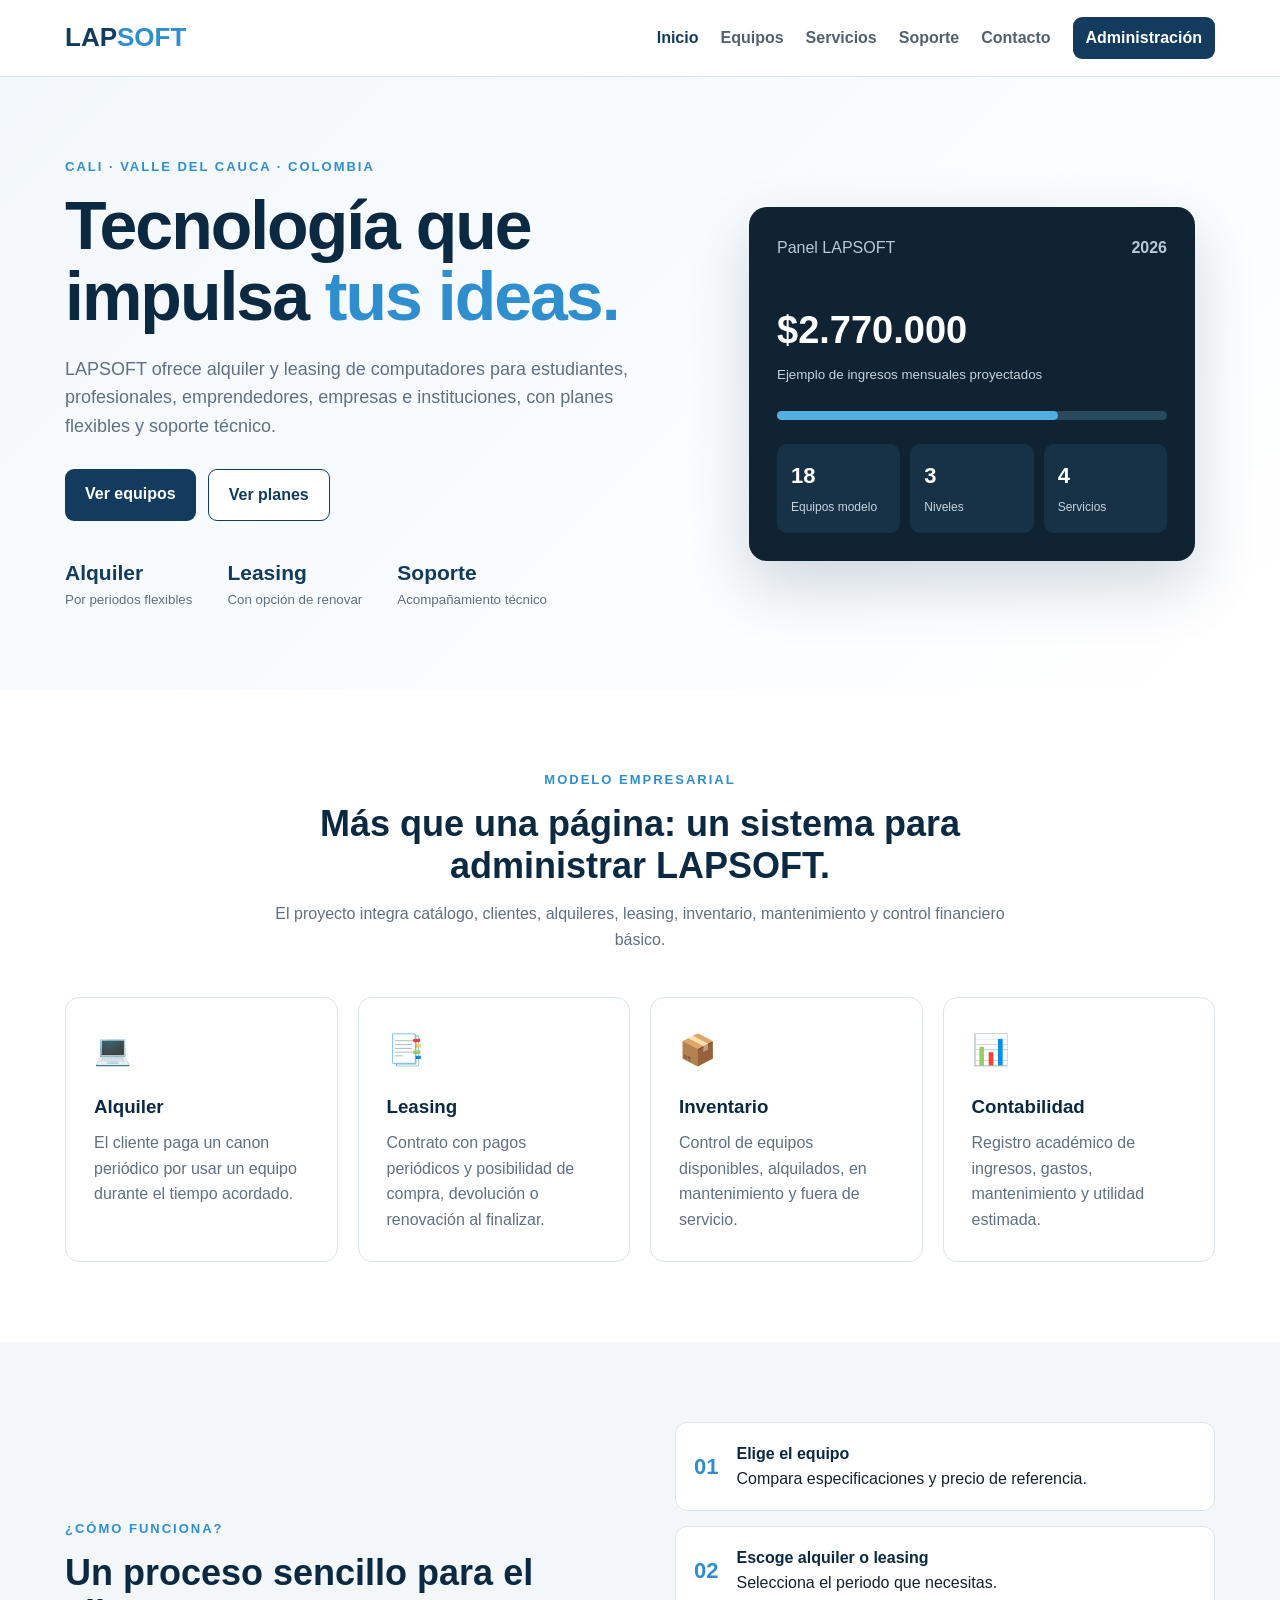
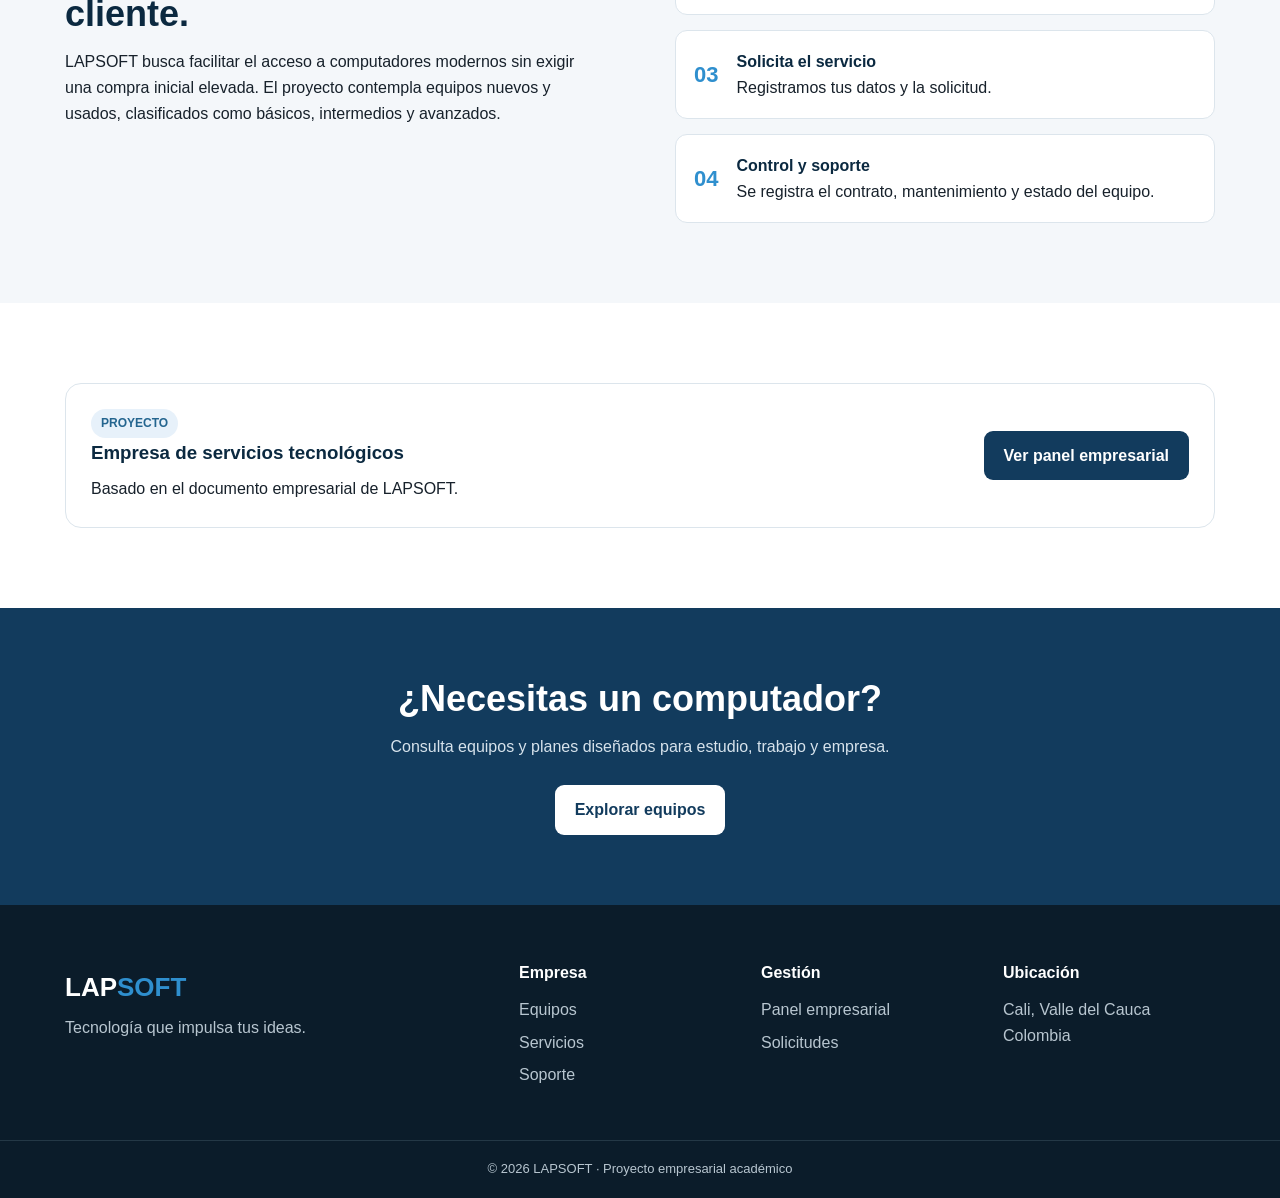
<file: index.html>
<!DOCTYPE html>
<html lang="es">
<head>
<meta charset="UTF-8">
<meta name="viewport" content="width=device-width, initial-scale=1.0">
<title>LAPSOFT | Tecnología que impulsa tus ideas</title>
<link rel="stylesheet" href="css/estilos.css">
</head>
<body>
<header>
  <div class="contenedor nav">
    <a href="index.html" class="logo">LAP<span>SOFT</span></a>
    <nav>
      <a class="activo" href="index.html">Inicio</a>
      <a href="catalogo.html">Equipos</a>
      <a href="servicios.html">Servicios</a>
      <a href="soporte.html">Soporte</a>
      <a href="contacto.html">Contacto</a>
      <a href="login.html" class="btn btn-pequeno">Administración</a>
    </nav>
  </div>
</header>

<main>
<section class="hero">
  <div class="contenedor hero-grid">
    <div>
      <p class="etiqueta">CALI · VALLE DEL CAUCA · COLOMBIA</p>
      <h1>Tecnología que impulsa <span>tus ideas.</span></h1>
      <p class="hero-texto">LAPSOFT ofrece alquiler y leasing de computadores para estudiantes, profesionales, emprendedores, empresas e instituciones, con planes flexibles y soporte técnico.</p>
      <div class="botones">
        <a href="catalogo.html" class="btn">Ver equipos</a>
        <a href="servicios.html" class="btn btn-secundario">Ver planes</a>
      </div>
      <div class="datos">
        <div><strong>Alquiler</strong><small>Por periodos flexibles</small></div>
        <div><strong>Leasing</strong><small>Con opción de renovar</small></div>
        <div><strong>Soporte</strong><small>Acompañamiento técnico</small></div>
      </div>
    </div>
    <div class="hero-card">
      <div class="dashboard-mini">
        <div class="mini-top"><span>Panel LAPSOFT</span><b>2026</b></div>
        <div class="mini-number">$2.770.000</div>
        <small>Ejemplo de ingresos mensuales proyectados</small>
        <div class="bar"><i></i></div>
        <div class="mini-grid">
          <div><b>18</b><span>Equipos modelo</span></div>
          <div><b>3</b><span>Niveles</span></div>
          <div><b>4</b><span>Servicios</span></div>
        </div>
      </div>
    </div>
  </div>
</section>

<section class="seccion">
<div class="contenedor">
  <div class="titulo-seccion">
    <p class="etiqueta">MODELO EMPRESARIAL</p>
    <h2>Más que una página: un sistema para administrar LAPSOFT.</h2>
    <p>El proyecto integra catálogo, clientes, alquileres, leasing, inventario, mantenimiento y control financiero básico.</p>
  </div>
  <div class="tarjetas">
    <article class="tarjeta"><div class="icono">💻</div><h3>Alquiler</h3><p>El cliente paga un canon periódico por usar un equipo durante el tiempo acordado.</p></article>
    <article class="tarjeta"><div class="icono">📑</div><h3>Leasing</h3><p>Contrato con pagos periódicos y posibilidad de compra, devolución o renovación al finalizar.</p></article>
    <article class="tarjeta"><div class="icono">📦</div><h3>Inventario</h3><p>Control de equipos disponibles, alquilados, en mantenimiento y fuera de servicio.</p></article>
    <article class="tarjeta"><div class="icono">📊</div><h3>Contabilidad</h3><p>Registro académico de ingresos, gastos, mantenimiento y utilidad estimada.</p></article>
  </div>
</div>
</section>

<section class="seccion gris">
<div class="contenedor dos-columnas">
  <div>
    <p class="etiqueta">¿CÓMO FUNCIONA?</p>
    <h2>Un proceso sencillo para el cliente.</h2>
    <p>LAPSOFT busca facilitar el acceso a computadores modernos sin exigir una compra inicial elevada. El proyecto contempla equipos nuevos y usados, clasificados como básicos, intermedios y avanzados.</p>
  </div>
  <div class="pasos">
    <div><b>01</b><span><strong>Elige el equipo</strong>Compara especificaciones y precio de referencia.</span></div>
    <div><b>02</b><span><strong>Escoge alquiler o leasing</strong>Selecciona el periodo que necesitas.</span></div>
    <div><b>03</b><span><strong>Solicita el servicio</strong>Registramos tus datos y la solicitud.</span></div>
    <div><b>04</b><span><strong>Control y soporte</strong>Se registra el contrato, mantenimiento y estado del equipo.</span></div>
  </div>
</div>
</section>

<section class="seccion">
<div class="contenedor">
  <div class="info-strip">
    <div><span class="badge">PROYECTO</span><h3>Empresa de servicios tecnológicos</h3><p>Basado en el documento empresarial de LAPSOFT.</p></div>
    <a class="btn" href="login.html">Ver panel empresarial</a>
  </div>
</div>
</section>

<section class="cta"><div class="contenedor"><h2>¿Necesitas un computador?</h2><p>Consulta equipos y planes diseñados para estudio, trabajo y empresa.</p><a href="catalogo.html" class="btn btn-blanco">Explorar equipos</a></div></section>
</main>

<footer>
<div class="contenedor footer-grid">
  <div><a class="logo" href="index.html">LAP<span>SOFT</span></a><p>Tecnología que impulsa tus ideas.</p></div>
  <div><h4>Empresa</h4><a href="catalogo.html">Equipos</a><a href="servicios.html">Servicios</a><a href="soporte.html">Soporte</a></div>
  <div><h4>Gestión</h4><a href="login.html">Panel empresarial</a><a href="contacto.html">Solicitudes</a></div>
  <div><h4>Ubicación</h4><p>Cali, Valle del Cauca<br>Colombia</p></div>
</div>
<div class="copyright">© 2026 LAPSOFT · Proyecto empresarial académico</div>
</footer>
<script src="js/app.js"></script>
</body>
</html>
</file>
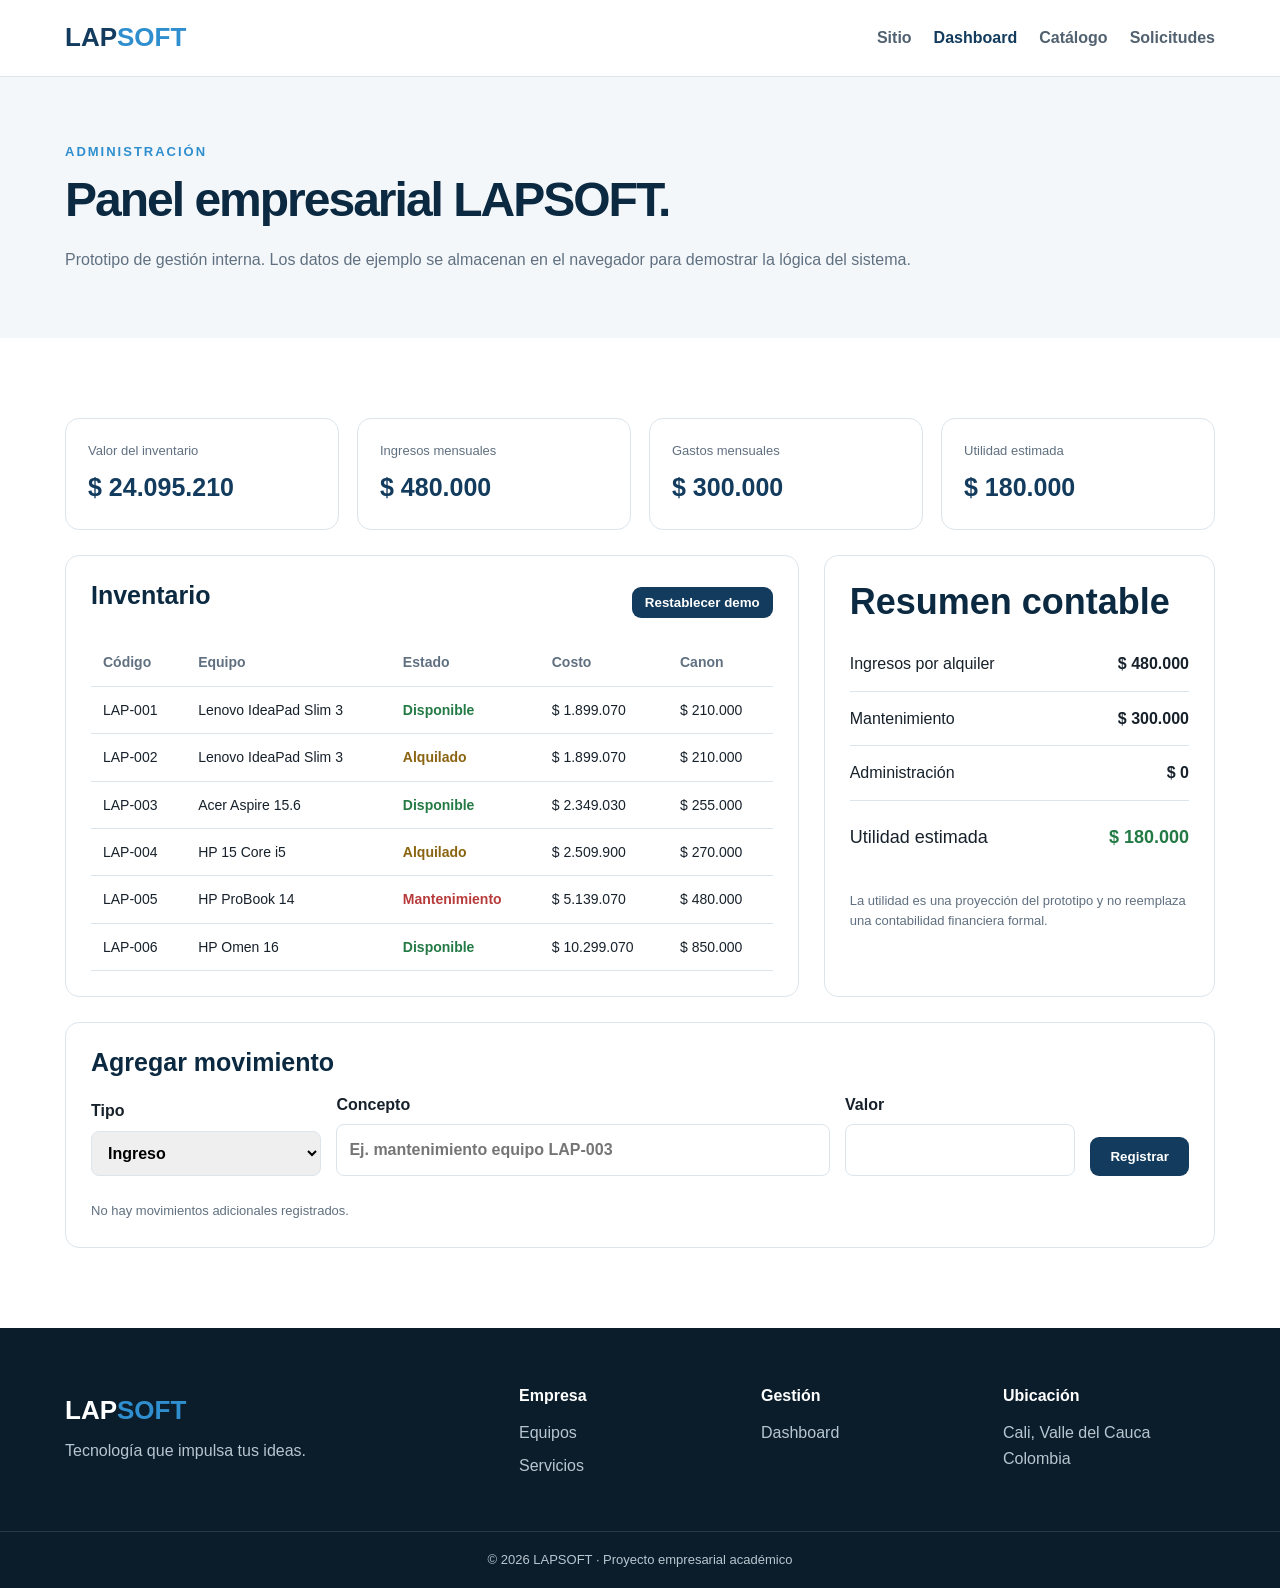
<file: admin.html>
<!DOCTYPE html>
<html lang="es">
<head><meta charset="UTF-8"><meta name="viewport" content="width=device-width, initial-scale=1.0"><title>Dashboard | LAPSOFT</title><link rel="stylesheet" href="css/estilos.css"></head>
<body>
<header><div class="contenedor nav"><a href="index.html" class="logo">LAP<span>SOFT</span></a><nav><a href="index.html">Sitio</a><a class="activo" href="admin.html">Dashboard</a><a href="catalogo.html">Catálogo</a><a href="contacto.html">Solicitudes</a></nav></div></header>
<main>
<section class="pagina-cabecera"><div class="contenedor"><p class="etiqueta">ADMINISTRACIÓN</p><h1>Panel empresarial LAPSOFT.</h1><p>Prototipo de gestión interna. Los datos de ejemplo se almacenan en el navegador para demostrar la lógica del sistema.</p></div></section>
<section class="seccion"><div class="contenedor">
<div class="kpis"><div><span>Valor del inventario</span><strong id="kpiInventario">$0</strong></div><div><span>Ingresos mensuales</span><strong id="kpiIngresos">$0</strong></div><div><span>Gastos mensuales</span><strong id="kpiGastos">$0</strong></div><div><span>Utilidad estimada</span><strong id="kpiUtilidad">$0</strong></div></div>
<div class="admin-grid">
<div class="panel"><div class="panel-title"><h2>Inventario</h2><button class="btn btn-pequeno" id="btnReset">Restablecer demo</button></div><table><thead><tr><th>Código</th><th>Equipo</th><th>Estado</th><th>Costo</th><th>Canon</th></tr></thead><tbody id="tablaInventario"></tbody></table></div>
<div class="panel"><h2>Resumen contable</h2><div class="resumen-list"><div><span>Ingresos por alquiler</span><b id="resIngreso">$0</b></div><div><span>Mantenimiento</span><b id="resMant">$0</b></div><div><span>Administración</span><b id="resAdmin">$0</b></div><div class="total"><span>Utilidad estimada</span><b id="resUtilidad">$0</b></div></div><p class="nota">La utilidad es una proyección del prototipo y no reemplaza una contabilidad financiera formal.</p></div>
</div>
<div class="panel mt"><div class="panel-title"><h2>Agregar movimiento</h2></div><form id="formMovimiento" class="mov-form"><label>Tipo<select name="tipo"><option value="ingreso">Ingreso</option><option value="gasto">Gasto</option></select></label><label>Concepto<input required name="concepto" placeholder="Ej. mantenimiento equipo LAP-003"></label><label>Valor<input required type="number" min="0" name="valor"></label><button class="btn">Registrar</button></form><div id="movimientos"></div></div>
</div></section>
</main>
<footer><div class="contenedor footer-grid"><div><a class="logo" href="index.html">LAP<span>SOFT</span></a><p>Tecnología que impulsa tus ideas.</p></div><div><h4>Empresa</h4><a href="catalogo.html">Equipos</a><a href="servicios.html">Servicios</a></div><div><h4>Gestión</h4><a href="admin.html">Dashboard</a></div><div><h4>Ubicación</h4><p>Cali, Valle del Cauca<br>Colombia</p></div></div><div class="copyright">© 2026 LAPSOFT · Proyecto empresarial académico</div></footer>
<script src="js/app.js"></script>
</body></html>
</file>
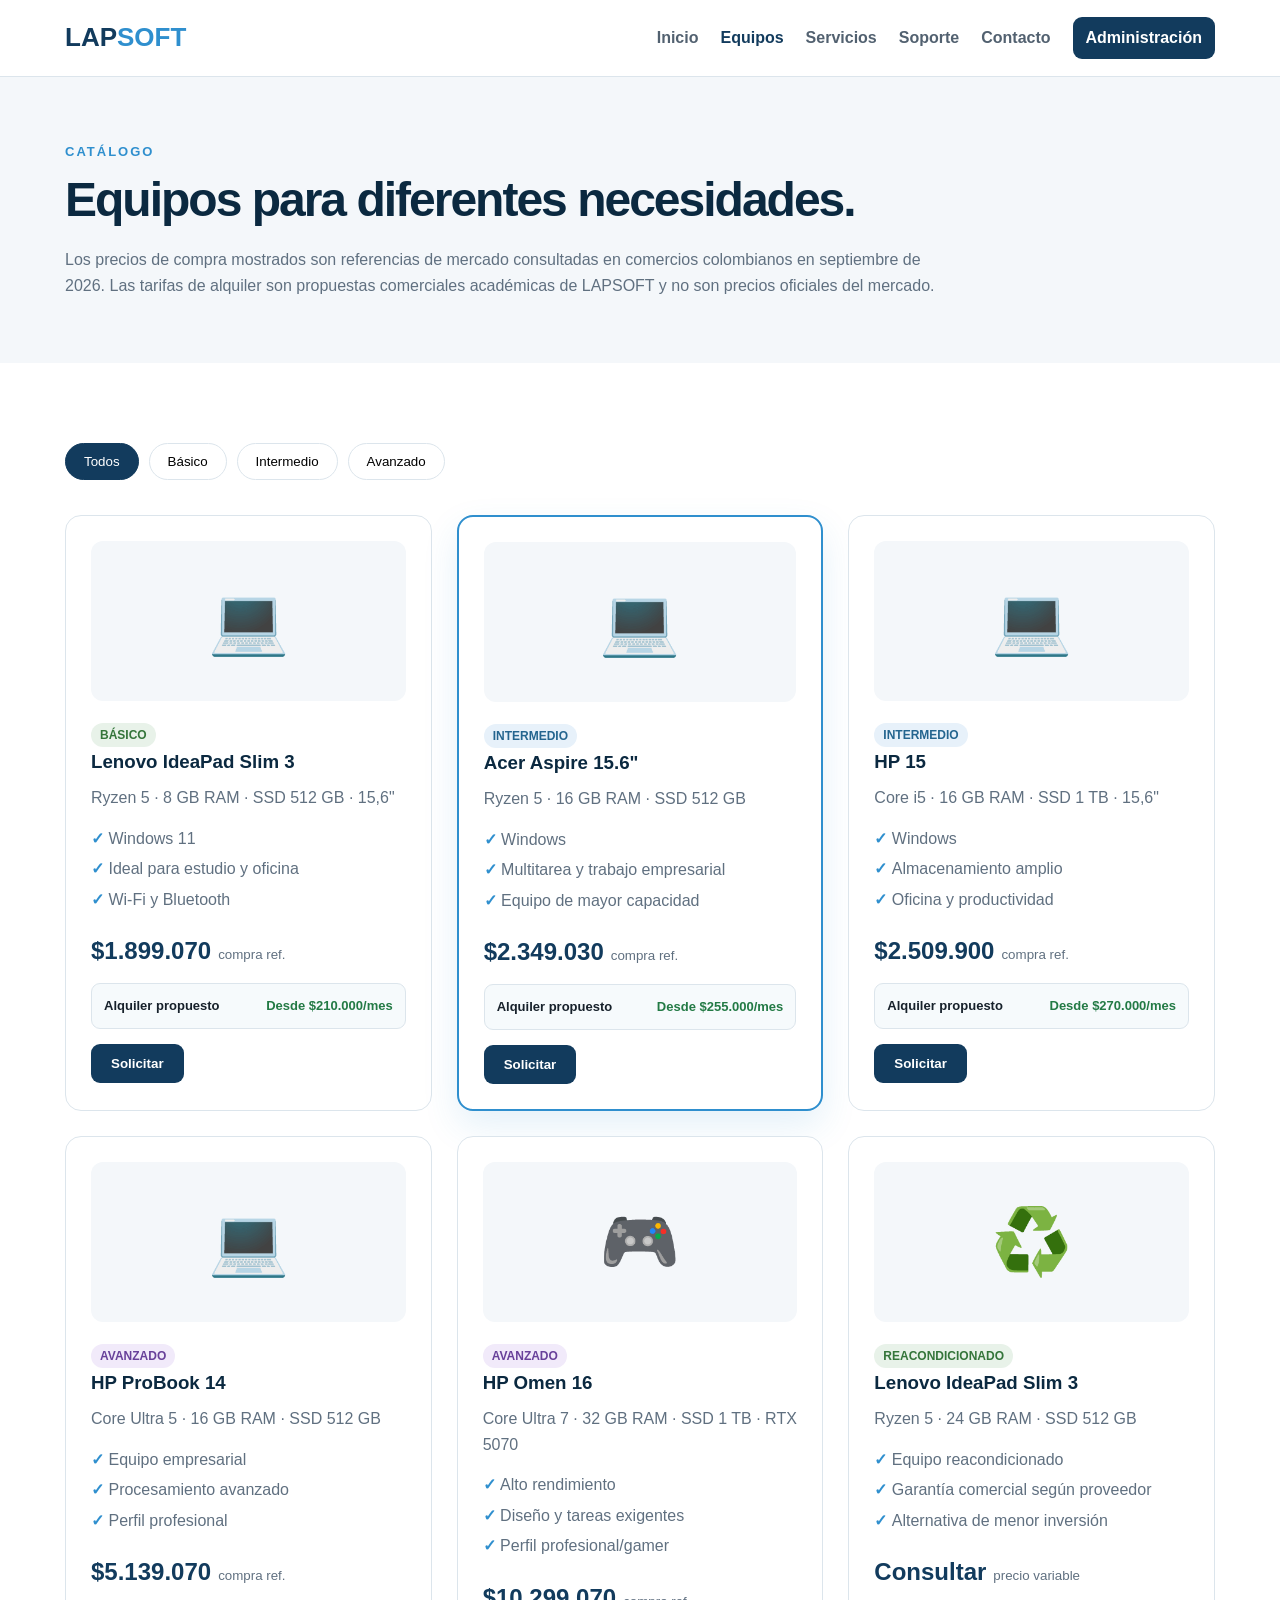
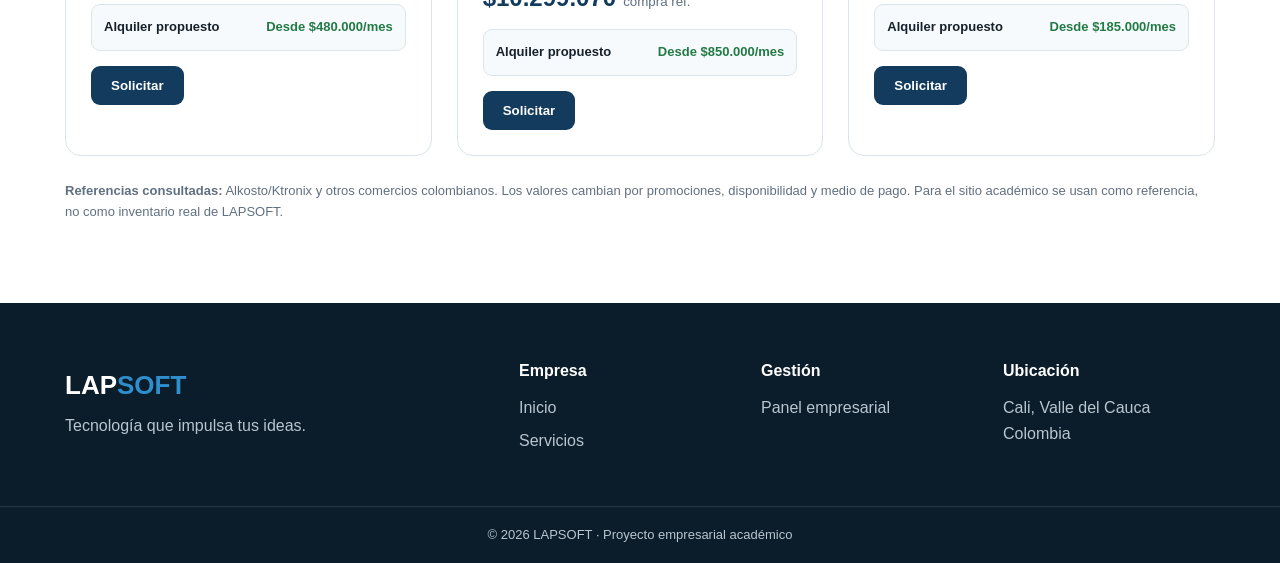
<file: catalogo.html>
<!DOCTYPE html>
<html lang="es">
<head><meta charset="UTF-8"><meta name="viewport" content="width=device-width, initial-scale=1.0"><title>Equipos | LAPSOFT</title><link rel="stylesheet" href="css/estilos.css"></head>
<body>
<header><div class="contenedor nav"><a href="index.html" class="logo">LAP<span>SOFT</span></a><nav><a href="index.html">Inicio</a><a class="activo" href="catalogo.html">Equipos</a><a href="servicios.html">Servicios</a><a href="soporte.html">Soporte</a><a href="contacto.html">Contacto</a><a href="login.html" class="btn btn-pequeno">Administración</a></nav></div></header>
<main>
<section class="pagina-cabecera"><div class="contenedor"><p class="etiqueta">CATÁLOGO</p><h1>Equipos para diferentes necesidades.</h1><p>Los precios de compra mostrados son referencias de mercado consultadas en comercios colombianos en septiembre de 2026. Las tarifas de alquiler son propuestas comerciales académicas de LAPSOFT y no son precios oficiales del mercado.</p></div></section>
<section class="seccion"><div class="contenedor">
<div class="filtros"><button class="filtro activo-filtro" data-filtro="todos">Todos</button><button class="filtro" data-filtro="basico">Básico</button><button class="filtro" data-filtro="intermedio">Intermedio</button><button class="filtro" data-filtro="avanzado">Avanzado</button></div>
<div class="catalogo">
<article class="equipo" data-categoria="basico"><div class="equipo-imagen">💻</div><span class="nivel basico">BÁSICO</span><h3>Lenovo IdeaPad Slim 3</h3><p>Ryzen 5 · 8 GB RAM · SSD 512 GB · 15,6"</p><ul><li>Windows 11</li><li>Ideal para estudio y oficina</li><li>Wi‑Fi y Bluetooth</li></ul><div class="precio"><strong>$1.899.070</strong><small>compra ref.</small></div><div class="plan-box"><b>Alquiler propuesto</b><span>Desde $210.000/mes</span></div><button class="btn seleccionar" data-equipo="Lenovo IdeaPad Slim 3">Solicitar</button></article>
<article class="equipo destacado" data-categoria="intermedio"><div class="equipo-imagen">💻</div><span class="nivel intermedio">INTERMEDIO</span><h3>Acer Aspire 15.6"</h3><p>Ryzen 5 · 16 GB RAM · SSD 512 GB</p><ul><li>Windows</li><li>Multitarea y trabajo empresarial</li><li>Equipo de mayor capacidad</li></ul><div class="precio"><strong>$2.349.030</strong><small>compra ref.</small></div><div class="plan-box"><b>Alquiler propuesto</b><span>Desde $255.000/mes</span></div><button class="btn seleccionar" data-equipo="Acer Aspire 15.6">Solicitar</button></article>
<article class="equipo" data-categoria="intermedio"><div class="equipo-imagen">💻</div><span class="nivel intermedio">INTERMEDIO</span><h3>HP 15</h3><p>Core i5 · 16 GB RAM · SSD 1 TB · 15,6"</p><ul><li>Windows</li><li>Almacenamiento amplio</li><li>Oficina y productividad</li></ul><div class="precio"><strong>$2.509.900</strong><small>compra ref.</small></div><div class="plan-box"><b>Alquiler propuesto</b><span>Desde $270.000/mes</span></div><button class="btn seleccionar" data-equipo="HP 15 Core i5">Solicitar</button></article>
<article class="equipo" data-categoria="avanzado"><div class="equipo-imagen">💻</div><span class="nivel avanzado">AVANZADO</span><h3>HP ProBook 14</h3><p>Core Ultra 5 · 16 GB RAM · SSD 512 GB</p><ul><li>Equipo empresarial</li><li>Procesamiento avanzado</li><li>Perfil profesional</li></ul><div class="precio"><strong>$5.139.070</strong><small>compra ref.</small></div><div class="plan-box"><b>Alquiler propuesto</b><span>Desde $480.000/mes</span></div><button class="btn seleccionar" data-equipo="HP ProBook 14 Core Ultra 5">Solicitar</button></article>
<article class="equipo" data-categoria="avanzado"><div class="equipo-imagen">🎮</div><span class="nivel avanzado">AVANZADO</span><h3>HP Omen 16</h3><p>Core Ultra 7 · 32 GB RAM · SSD 1 TB · RTX 5070</p><ul><li>Alto rendimiento</li><li>Diseño y tareas exigentes</li><li>Perfil profesional/gamer</li></ul><div class="precio"><strong>$10.299.070</strong><small>compra ref.</small></div><div class="plan-box"><b>Alquiler propuesto</b><span>Desde $850.000/mes</span></div><button class="btn seleccionar" data-equipo="HP Omen 16">Solicitar</button></article>
<article class="equipo" data-categoria="basico"><div class="equipo-imagen">♻️</div><span class="nivel basico">REACONDICIONADO</span><h3>Lenovo IdeaPad Slim 3</h3><p>Ryzen 5 · 24 GB RAM · SSD 512 GB</p><ul><li>Equipo reacondicionado</li><li>Garantía comercial según proveedor</li><li>Alternativa de menor inversión</li></ul><div class="precio"><strong>Consultar</strong><small>precio variable</small></div><div class="plan-box"><b>Alquiler propuesto</b><span>Desde $185.000/mes</span></div><button class="btn seleccionar" data-equipo="Lenovo IdeaPad Slim 3 reacondicionado">Solicitar</button></article>
</div>
<div class="fuente"><b>Referencias consultadas:</b> Alkosto/Ktronix y otros comercios colombianos. Los valores cambian por promociones, disponibilidad y medio de pago. Para el sitio académico se usan como referencia, no como inventario real de LAPSOFT.</div>
</div></section>
</main>
<footer><div class="contenedor footer-grid"><div><a class="logo" href="index.html">LAP<span>SOFT</span></a><p>Tecnología que impulsa tus ideas.</p></div><div><h4>Empresa</h4><a href="index.html">Inicio</a><a href="servicios.html">Servicios</a></div><div><h4>Gestión</h4><a href="login.html">Panel empresarial</a></div><div><h4>Ubicación</h4><p>Cali, Valle del Cauca<br>Colombia</p></div></div><div class="copyright">© 2026 LAPSOFT · Proyecto empresarial académico</div></footer>
<script src="js/app.js"></script>
</body></html>
</file>
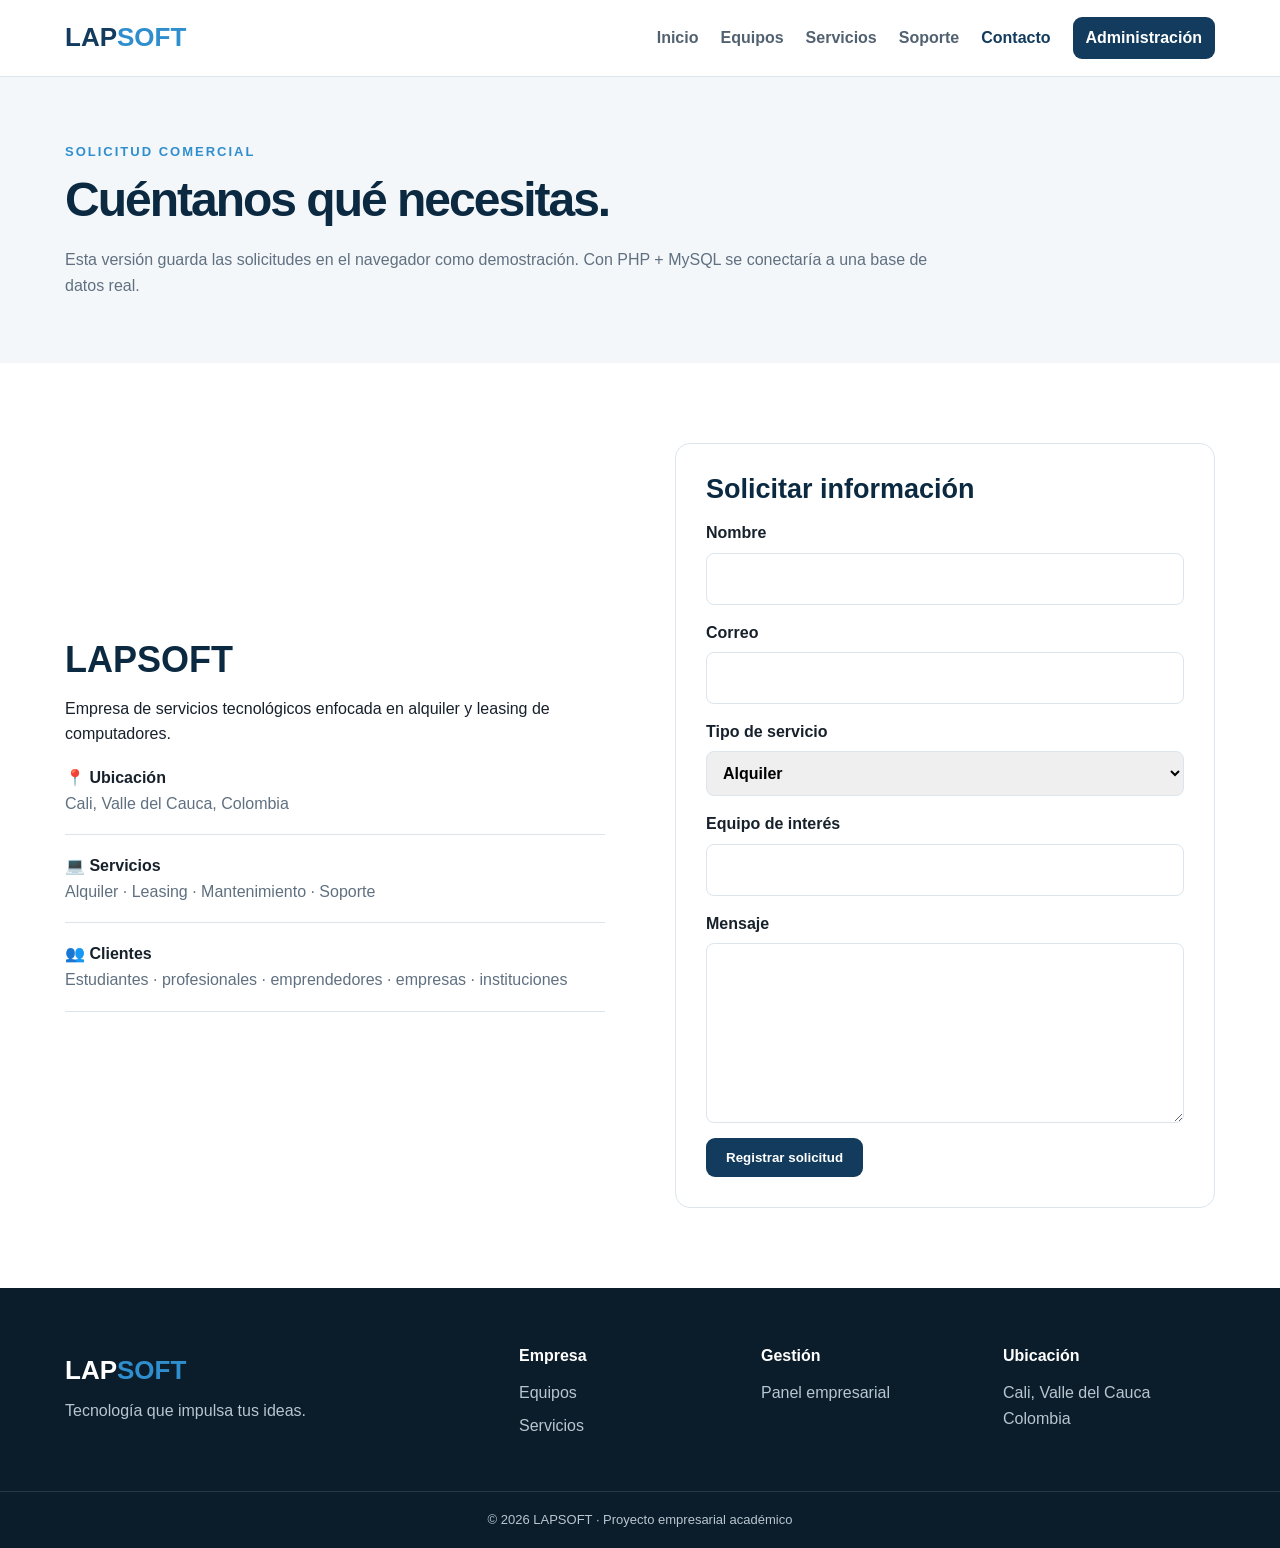
<file: contacto.html>
<!DOCTYPE html>
<html lang="es">
<head><meta charset="UTF-8"><meta name="viewport" content="width=device-width, initial-scale=1.0"><title>Solicitudes | LAPSOFT</title><link rel="stylesheet" href="css/estilos.css"></head>
<body>
<header><div class="contenedor nav"><a href="index.html" class="logo">LAP<span>SOFT</span></a><nav><a href="index.html">Inicio</a><a href="catalogo.html">Equipos</a><a href="servicios.html">Servicios</a><a href="soporte.html">Soporte</a><a class="activo" href="contacto.html">Contacto</a><a href="login.html" class="btn btn-pequeno">Administración</a></nav></div></header>
<main>
<section class="pagina-cabecera"><div class="contenedor"><p class="etiqueta">SOLICITUD COMERCIAL</p><h1>Cuéntanos qué necesitas.</h1><p>Esta versión guarda las solicitudes en el navegador como demostración. Con PHP + MySQL se conectaría a una base de datos real.</p></div></section>
<section class="seccion"><div class="contenedor contacto-grid">
<div><h2>LAPSOFT</h2><p>Empresa de servicios tecnológicos enfocada en alquiler y leasing de computadores.</p><div class="mini-card"><strong>📍 Ubicación</strong><span>Cali, Valle del Cauca, Colombia</span></div><div class="mini-card"><strong>💻 Servicios</strong><span>Alquiler · Leasing · Mantenimiento · Soporte</span></div><div class="mini-card"><strong>👥 Clientes</strong><span>Estudiantes · profesionales · emprendedores · empresas · instituciones</span></div></div>
<form id="formContacto" class="formulario"><h2>Solicitar información</h2><label>Nombre<input required name="nombre"></label><label>Correo<input required type="email" name="correo"></label><label>Tipo de servicio<select name="servicio"><option>Alquiler</option><option>Leasing</option><option>Soporte</option><option>Información general</option></select></label><label>Equipo de interés<input id="equipoInteres" name="equipo"></label><label>Mensaje<textarea required name="mensaje" rows="6"></textarea></label><button class="btn">Registrar solicitud</button></form>
</div></section>
</main>
<footer><div class="contenedor footer-grid"><div><a class="logo" href="index.html">LAP<span>SOFT</span></a><p>Tecnología que impulsa tus ideas.</p></div><div><h4>Empresa</h4><a href="catalogo.html">Equipos</a><a href="servicios.html">Servicios</a></div><div><h4>Gestión</h4><a href="login.html">Panel empresarial</a></div><div><h4>Ubicación</h4><p>Cali, Valle del Cauca<br>Colombia</p></div></div><div class="copyright">© 2026 LAPSOFT · Proyecto empresarial académico</div></footer>
<script src="js/app.js"></script>
</body></html>
</file>
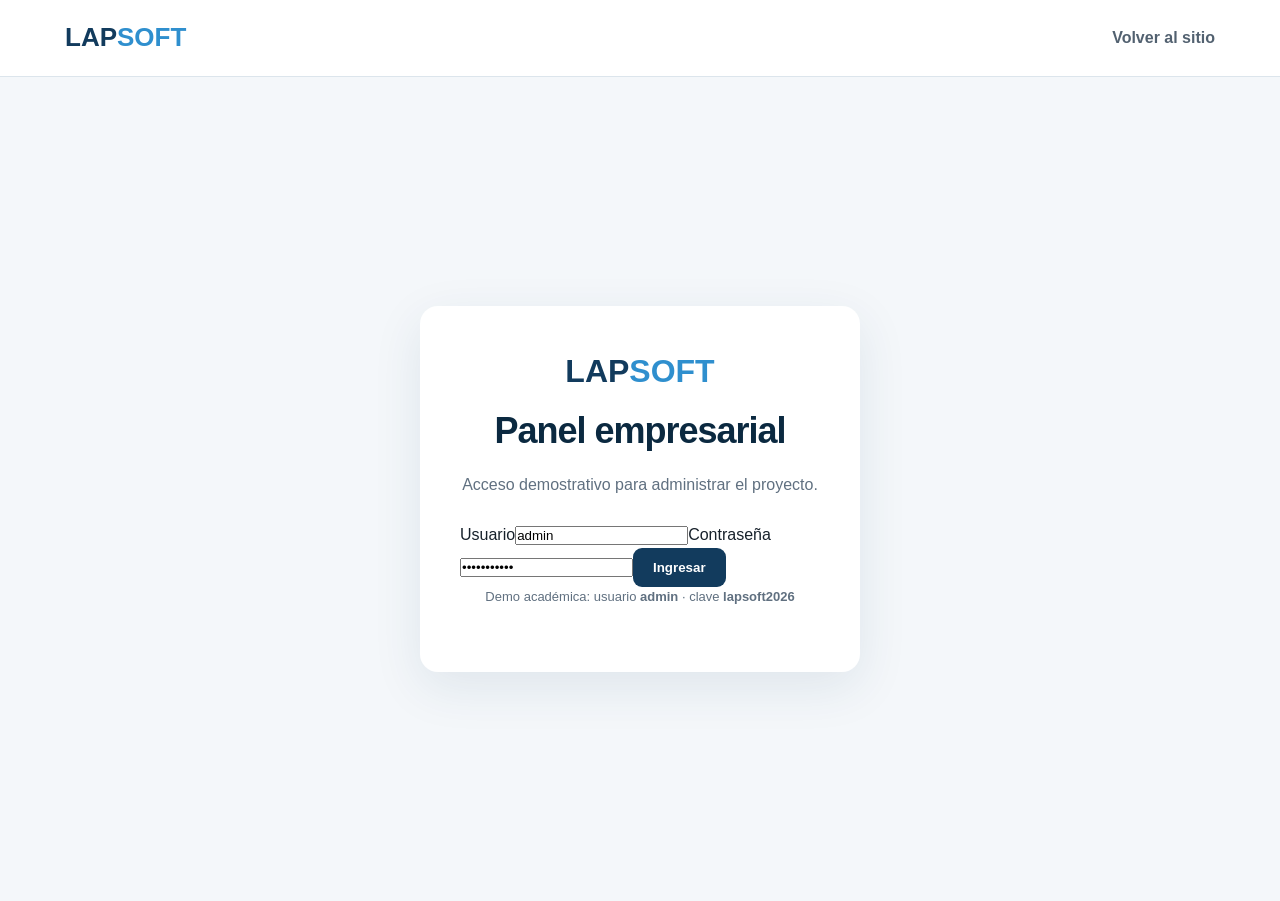
<file: login.html>
<!DOCTYPE html>
<html lang="es">
<head><meta charset="UTF-8"><meta name="viewport" content="width=device-width, initial-scale=1.0"><title>Panel empresarial | LAPSOFT</title><link rel="stylesheet" href="css/estilos.css"></head>
<body class="fondo-login">
<header><div class="contenedor nav"><a href="index.html" class="logo">LAP<span>SOFT</span></a><nav><a href="index.html">Volver al sitio</a></nav></div></header>
<main class="login-main"><div class="login-card"><div class="logo-grande">LAP<span>SOFT</span></div><h1>Panel empresarial</h1><p>Acceso demostrativo para administrar el proyecto.</p><form id="formLogin"><label>Usuario<input id="usuario" required value="admin"></label><label>Contraseña<input id="clave" required type="password" value="lapsoft2026"></label><button class="btn" type="submit">Ingresar</button></form><p class="pequeno">Demo académica: usuario <b>admin</b> · clave <b>lapsoft2026</b></p></div></main>
<script src="js/app.js"></script>
</body></html>
</file>
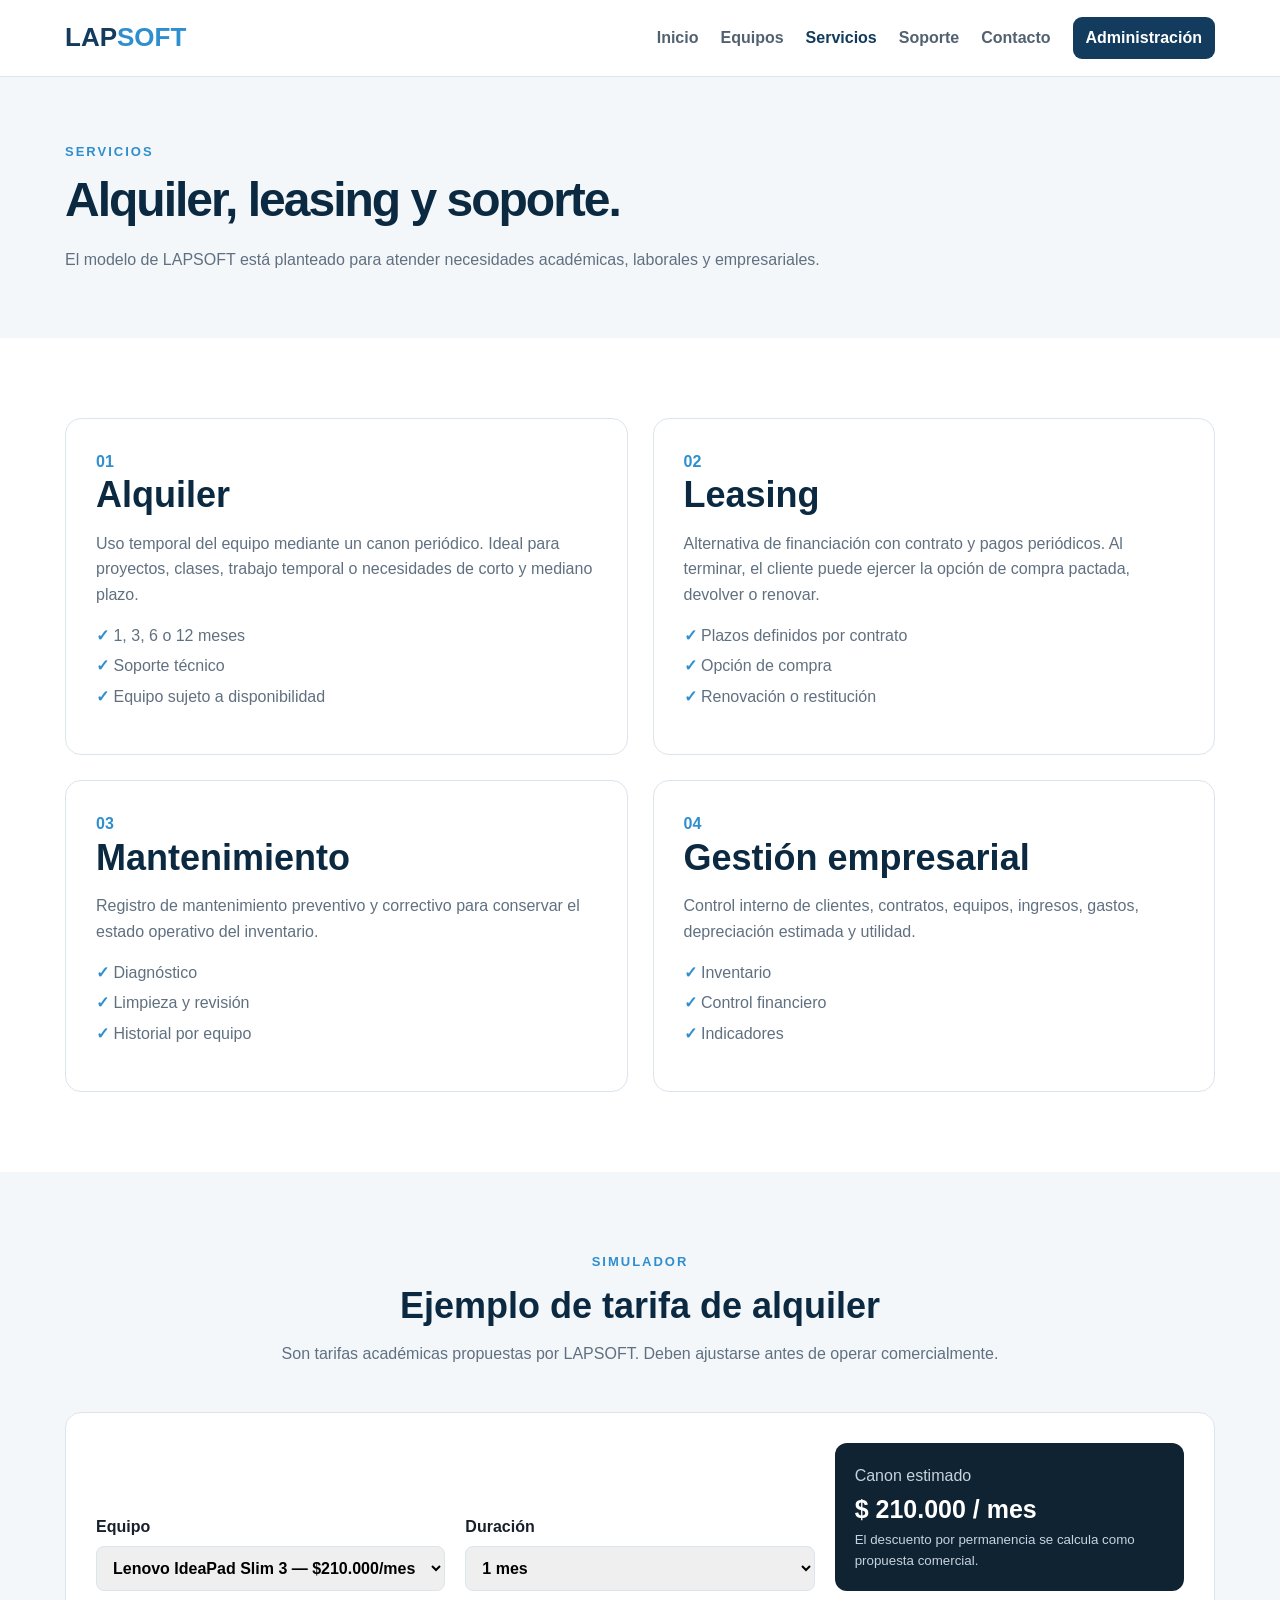
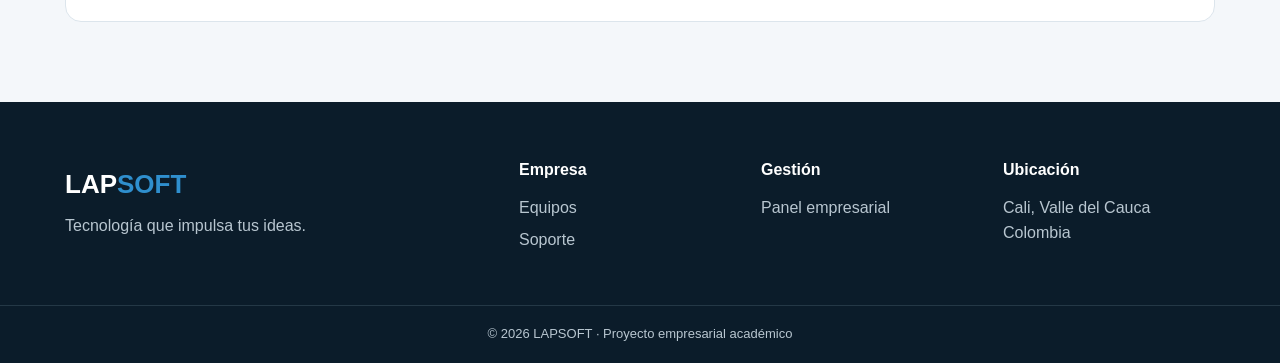
<file: servicios.html>
<!DOCTYPE html>
<html lang="es">
<head><meta charset="UTF-8"><meta name="viewport" content="width=device-width, initial-scale=1.0"><title>Servicios | LAPSOFT</title><link rel="stylesheet" href="css/estilos.css"></head>
<body>
<header><div class="contenedor nav"><a href="index.html" class="logo">LAP<span>SOFT</span></a><nav><a href="index.html">Inicio</a><a href="catalogo.html">Equipos</a><a class="activo" href="servicios.html">Servicios</a><a href="soporte.html">Soporte</a><a href="contacto.html">Contacto</a><a href="login.html" class="btn btn-pequeno">Administración</a></nav></div></header>
<main>
<section class="pagina-cabecera"><div class="contenedor"><p class="etiqueta">SERVICIOS</p><h1>Alquiler, leasing y soporte.</h1><p>El modelo de LAPSOFT está planteado para atender necesidades académicas, laborales y empresariales.</p></div></section>
<section class="seccion"><div class="contenedor">
<div class="servicios-grid">
<article class="servicio-card"><span>01</span><h2>Alquiler</h2><p>Uso temporal del equipo mediante un canon periódico. Ideal para proyectos, clases, trabajo temporal o necesidades de corto y mediano plazo.</p><ul><li>1, 3, 6 o 12 meses</li><li>Soporte técnico</li><li>Equipo sujeto a disponibilidad</li></ul></article>
<article class="servicio-card"><span>02</span><h2>Leasing</h2><p>Alternativa de financiación con contrato y pagos periódicos. Al terminar, el cliente puede ejercer la opción de compra pactada, devolver o renovar.</p><ul><li>Plazos definidos por contrato</li><li>Opción de compra</li><li>Renovación o restitución</li></ul></article>
<article class="servicio-card"><span>03</span><h2>Mantenimiento</h2><p>Registro de mantenimiento preventivo y correctivo para conservar el estado operativo del inventario.</p><ul><li>Diagnóstico</li><li>Limpieza y revisión</li><li>Historial por equipo</li></ul></article>
<article class="servicio-card"><span>04</span><h2>Gestión empresarial</h2><p>Control interno de clientes, contratos, equipos, ingresos, gastos, depreciación estimada y utilidad.</p><ul><li>Inventario</li><li>Control financiero</li><li>Indicadores</li></ul></article>
</div>
</div></section>

<section class="seccion gris"><div class="contenedor">
<div class="titulo-seccion"><p class="etiqueta">SIMULADOR</p><h2>Ejemplo de tarifa de alquiler</h2><p>Son tarifas académicas propuestas por LAPSOFT. Deben ajustarse antes de operar comercialmente.</p></div>
<div class="simulador">
<label>Equipo<select id="simEquipo"><option value="210000">Lenovo IdeaPad Slim 3 — $210.000/mes base</option><option value="255000">Acer Aspire — $255.000/mes base</option><option value="270000">HP 15 — $270.000/mes base</option><option value="480000">HP ProBook 14 — $480.000/mes base</option><option value="850000">HP Omen 16 — $850.000/mes base</option></select></label>
<label>Duración<select id="simMeses"><option value="1">1 mes</option><option value="3">3 meses</option><option value="6">6 meses</option><option value="12">12 meses</option></select></label>
<div class="resultado"><span>Canon estimado</span><strong id="simResultado">$210.000 / mes</strong><small>El descuento por permanencia se calcula como propuesta comercial.</small></div>
</div>
</div></section>
</main>
<footer><div class="contenedor footer-grid"><div><a class="logo" href="index.html">LAP<span>SOFT</span></a><p>Tecnología que impulsa tus ideas.</p></div><div><h4>Empresa</h4><a href="catalogo.html">Equipos</a><a href="soporte.html">Soporte</a></div><div><h4>Gestión</h4><a href="login.html">Panel empresarial</a></div><div><h4>Ubicación</h4><p>Cali, Valle del Cauca<br>Colombia</p></div></div><div class="copyright">© 2026 LAPSOFT · Proyecto empresarial académico</div></footer>
<script src="js/app.js"></script>
</body></html>
</file>
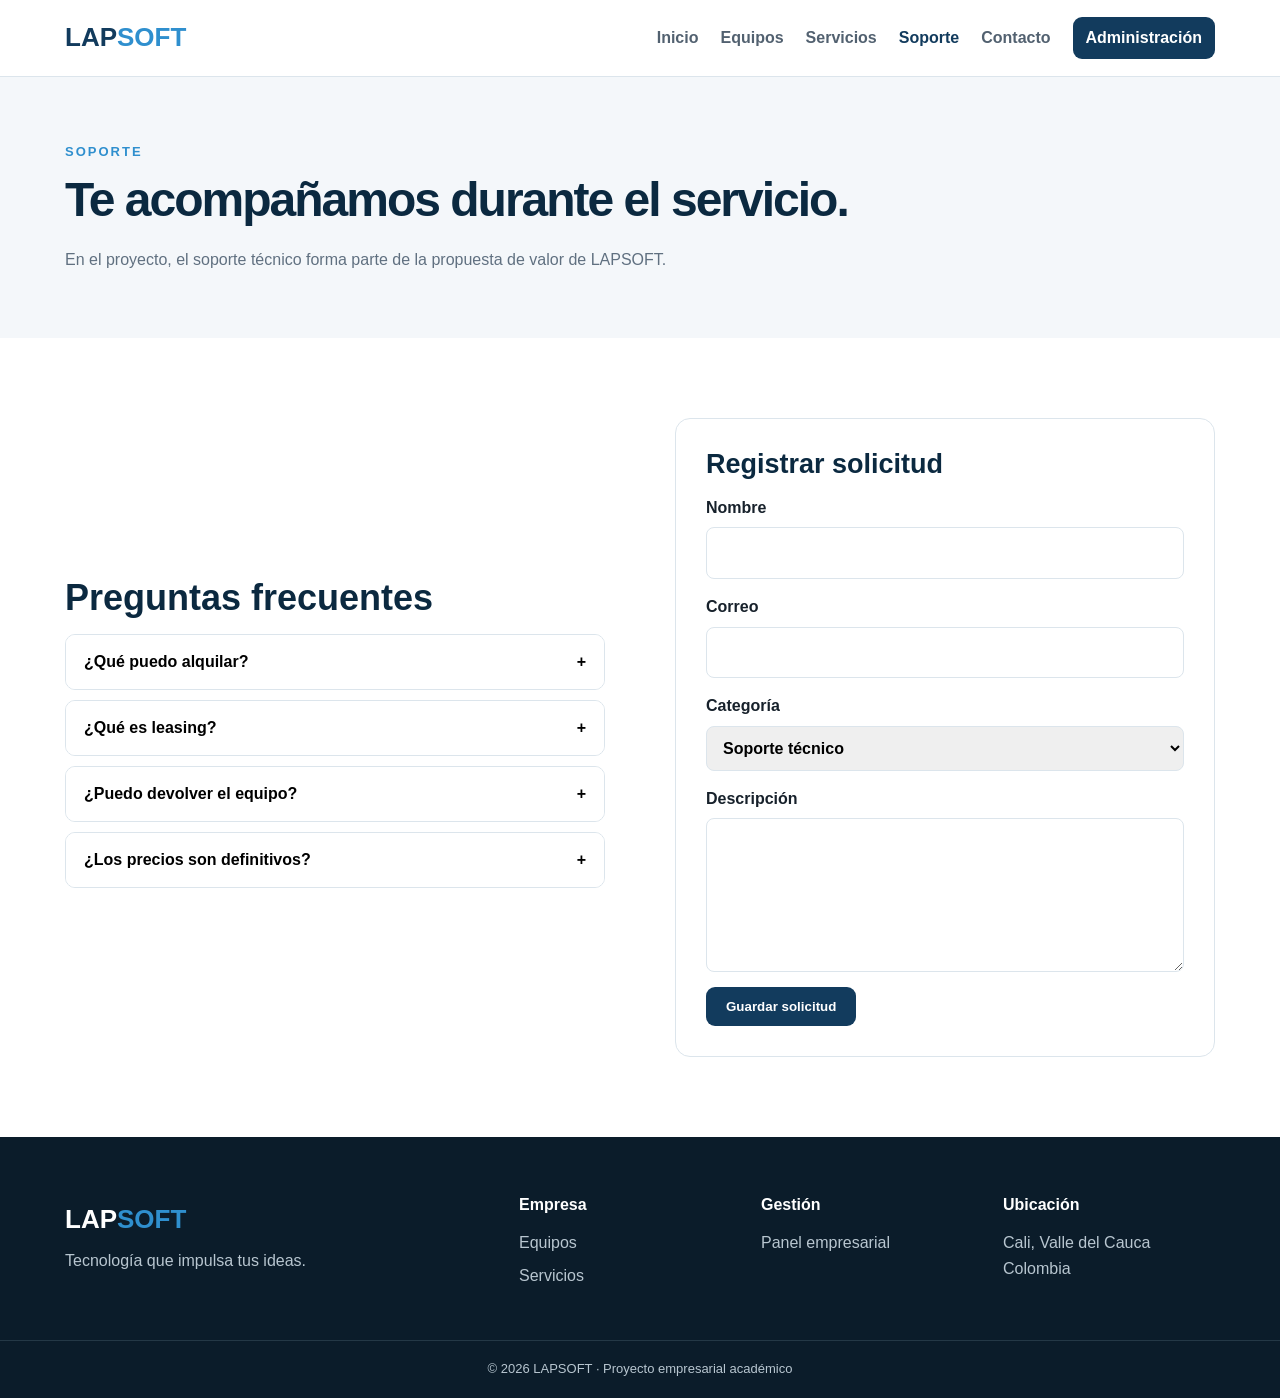
<file: soporte.html>
<!DOCTYPE html>
<html lang="es">
<head><meta charset="UTF-8"><meta name="viewport" content="width=device-width, initial-scale=1.0"><title>Soporte | LAPSOFT</title><link rel="stylesheet" href="css/estilos.css"></head>
<body>
<header><div class="contenedor nav"><a href="index.html" class="logo">LAP<span>SOFT</span></a><nav><a href="index.html">Inicio</a><a href="catalogo.html">Equipos</a><a href="servicios.html">Servicios</a><a class="activo" href="soporte.html">Soporte</a><a href="contacto.html">Contacto</a><a href="login.html" class="btn btn-pequeno">Administración</a></nav></div></header>
<main>
<section class="pagina-cabecera"><div class="contenedor"><p class="etiqueta">SOPORTE</p><h1>Te acompañamos durante el servicio.</h1><p>En el proyecto, el soporte técnico forma parte de la propuesta de valor de LAPSOFT.</p></div></section>
<section class="seccion"><div class="contenedor soporte-grid">
<div><h2>Preguntas frecuentes</h2><div class="faq-list">
<div class="faq-item"><button>¿Qué puedo alquilar?<span>+</span></button><p>Computadores nuevos o usados clasificados como básicos, intermedios o avanzados, sujetos a disponibilidad.</p></div>
<div class="faq-item"><button>¿Qué es leasing?<span>+</span></button><p>Es una modalidad contractual con pagos periódicos y, según lo pactado, opción de compra, devolución o renovación al finalizar.</p></div>
<div class="faq-item"><button>¿Puedo devolver el equipo?<span>+</span></button><p>En alquiler o leasing, las condiciones de devolución deben quedar establecidas en el contrato.</p></div>
<div class="faq-item"><button>¿Los precios son definitivos?<span>+</span></button><p>No. Las compras mostradas son referencias de mercado y las tarifas de alquiler son propuestas académicas de LAPSOFT.</p></div>
</div></div>
<form id="formSoporte" class="formulario"><h2>Registrar solicitud</h2><label>Nombre<input required name="nombre"></label><label>Correo<input required type="email" name="correo"></label><label>Categoría<select name="categoria"><option>Soporte técnico</option><option>Mantenimiento</option><option>Contrato</option><option>Facturación</option></select></label><label>Descripción<textarea required name="descripcion" rows="5"></textarea></label><button class="btn">Guardar solicitud</button></form>
</div></section>
</main>
<footer><div class="contenedor footer-grid"><div><a class="logo" href="index.html">LAP<span>SOFT</span></a><p>Tecnología que impulsa tus ideas.</p></div><div><h4>Empresa</h4><a href="catalogo.html">Equipos</a><a href="servicios.html">Servicios</a></div><div><h4>Gestión</h4><a href="login.html">Panel empresarial</a></div><div><h4>Ubicación</h4><p>Cali, Valle del Cauca<br>Colombia</p></div></div><div class="copyright">© 2026 LAPSOFT · Proyecto empresarial académico</div></footer>
<script src="js/app.js"></script>
</body></html>
</file>
<file: css/estilos.css>
:root{--azul:#123B5D;--azul2:#0B2940;--celeste:#2F8FCE;--claro:#F4F7FA;--texto:#17212B;--gris:#607080;--blanco:#FFF;--borde:#DCE5EC;--verde:#237a45;--rojo:#b83b3b}
*{box-sizing:border-box;margin:0;padding:0}body{font-family:Arial,Helvetica,sans-serif;color:var(--texto);background:#fff;line-height:1.6}a{text-decoration:none;color:inherit}.contenedor{width:90%;max-width:1150px;margin:auto}
header{background:#fff;border-bottom:1px solid var(--borde);position:sticky;top:0;z-index:10}.nav{min-height:76px;display:flex;align-items:center;justify-content:space-between}.logo{font-size:26px;font-weight:800;color:var(--azul)}.logo span,.logo-grande span{color:var(--celeste)}nav{display:flex;align-items:center;gap:22px;flex-wrap:wrap}nav a{font-weight:600;color:#526170}nav a:hover,.activo{color:var(--azul)!important}
.btn{display:inline-block;border:0;border-radius:9px;background:var(--azul);color:#fff;padding:12px 20px;font-weight:bold;cursor:pointer;transition:.2s}.btn:hover{background:var(--azul2);transform:translateY(-1px)}.btn-pequeno{padding:8px 13px;color:#fff!important}.btn-secundario{background:#fff;color:var(--azul);border:1px solid var(--azul)}.btn-blanco{background:#fff;color:var(--azul)}
.hero{background:linear-gradient(135deg,#f3f8fc,#fff);padding:80px 0}.hero-grid{display:grid;grid-template-columns:1.1fr .9fr;gap:70px;align-items:center}.etiqueta{font-size:13px;font-weight:800;letter-spacing:2px;color:var(--celeste);margin-bottom:12px}h1{font-size:clamp(42px,6vw,68px);line-height:1.05;letter-spacing:-2px;margin-bottom:22px;color:var(--azul2)}h1 span{color:var(--celeste)}h2{font-size:36px;line-height:1.15;color:var(--azul2);margin-bottom:15px}h3{color:var(--azul2);margin-bottom:8px}.hero-texto{font-size:18px;color:var(--gris);max-width:650px}.botones{display:flex;gap:12px;margin:28px 0}.datos{display:flex;gap:35px;margin-top:35px}.datos div{display:flex;flex-direction:column}.datos strong{font-size:21px;color:var(--azul)}.datos small{color:var(--gris)}
.hero-card{padding:20px}.dashboard-mini{background:#102333;color:#fff;border-radius:18px;padding:28px;box-shadow:0 25px 60px #123b5d30}.mini-top{display:flex;justify-content:space-between;color:#b8cad7}.mini-number{font-size:38px;font-weight:800;margin-top:40px}.dashboard-mini>small{color:#c5d3dd}.bar{height:9px;background:#29495d;border-radius:10px;margin:24px 0}.bar i{display:block;width:72%;height:100%;background:#55aee3;border-radius:10px}.mini-grid{display:grid;grid-template-columns:repeat(3,1fr);gap:10px}.mini-grid div{background:#173247;border-radius:10px;padding:14px}.mini-grid b{display:block;font-size:22px}.mini-grid span{font-size:12px;color:#c5d3dd}
.seccion{padding:80px 0}.gris{background:var(--claro)}.titulo-seccion{text-align:center;max-width:760px;margin:0 auto 45px}.titulo-seccion p:not(.etiqueta){color:var(--gris)}.tarjetas{display:grid;grid-template-columns:repeat(4,1fr);gap:20px}.tarjeta{padding:28px;border:1px solid var(--borde);border-radius:14px;background:#fff}.tarjeta p,.equipo p,.servicio-card p{color:var(--gris)}.icono{font-size:30px;margin-bottom:18px}
.dos-columnas,.soporte-grid,.contacto-grid{display:grid;grid-template-columns:1fr 1fr;gap:70px;align-items:center}.pasos{display:grid;gap:15px}.pasos div{display:flex;gap:18px;align-items:center;background:#fff;border:1px solid var(--borde);padding:18px;border-radius:12px}.pasos b{font-size:22px;color:var(--celeste)}.pasos span{display:flex;flex-direction:column}.pasos strong{color:var(--azul2)}
.info-strip{border:1px solid var(--borde);border-radius:16px;padding:25px;display:flex;align-items:center;justify-content:space-between;gap:20px}.badge{display:inline-block;background:#e7f1fa;color:#24658f;border-radius:15px;padding:5px 10px;font-size:12px;font-weight:bold}
.cta{background:var(--azul);color:#fff;text-align:center;padding:70px 0}.cta h2{color:#fff}.cta p{margin-bottom:25px;color:#d7e3ec}footer{background:#0b1c2a;color:#b8c6d0;padding-top:55px}.footer-grid{display:grid;grid-template-columns:2fr 1fr 1fr 1fr;gap:30px;padding-bottom:45px}.footer-grid .logo{color:#fff}.footer-grid h4{color:#fff;margin-bottom:12px}.footer-grid a{display:block;margin:7px 0}.copyright{text-align:center;border-top:1px solid #243846;padding:18px;font-size:13px}
.pagina-cabecera{background:var(--claro);padding:65px 0}.pagina-cabecera h1{font-size:48px}.pagina-cabecera p:last-child{color:var(--gris);max-width:900px}
.filtros{display:flex;gap:10px;margin-bottom:35px;flex-wrap:wrap}.filtro{padding:10px 18px;border:1px solid var(--borde);background:#fff;border-radius:20px;cursor:pointer}.activo-filtro{background:var(--azul);color:#fff;border-color:var(--azul)}.catalogo{display:grid;grid-template-columns:repeat(3,1fr);gap:25px}.equipo{border:1px solid var(--borde);border-radius:16px;padding:25px;background:#fff}.equipo.destacado{border:2px solid var(--celeste);box-shadow:0 15px 35px #2f8fce20}.equipo-imagen{height:160px;border-radius:12px;background:var(--claro);display:flex;align-items:center;justify-content:center;font-size:65px;margin-bottom:20px}.nivel{font-size:12px;font-weight:bold;padding:5px 9px;border-radius:15px}.basico{background:#e8f2e9;color:#34753a}.intermedio{background:#e7f1fa;color:#24658f}.avanzado{background:#f1eafa;color:#68419a}.equipo ul,.servicio-card ul{list-style:none;margin:15px 0;color:var(--gris)}.equipo li,.servicio-card li{margin:5px 0}.equipo li:before,.servicio-card li:before{content:"✓ ";color:var(--celeste);font-weight:bold}.precio{margin:20px 0 12px;display:flex;align-items:baseline;gap:7px}.precio strong{font-size:24px;color:var(--azul)}.precio small{color:var(--gris)}.plan-box{background:#f6fafc;border:1px solid var(--borde);padding:12px;border-radius:9px;margin-bottom:15px;display:flex;justify-content:space-between;gap:8px;font-size:13px}.plan-box span{color:var(--verde);font-weight:bold}.fuente,.nota{margin-top:25px;color:var(--gris);font-size:13px}
.servicios-grid{display:grid;grid-template-columns:repeat(2,1fr);gap:25px}.servicio-card{border:1px solid var(--borde);padding:30px;border-radius:16px}.servicio-card>span{color:var(--celeste);font-weight:800}.simulador{background:#fff;border:1px solid var(--borde);border-radius:16px;padding:30px;display:grid;grid-template-columns:1fr 1fr 1fr;gap:20px;align-items:end}.simulador label,.mov-form label{font-weight:bold}.simulador select,.formulario input,.formulario select,.formulario textarea,.mov-form input,.mov-form select{display:block;width:100%;margin-top:7px;border:1px solid var(--borde);border-radius:8px;padding:12px;font:inherit}.resultado{background:#102333;color:#fff;border-radius:12px;padding:20px}.resultado span,.resultado small{display:block;color:#c5d3dd}.resultado strong{font-size:25px}
.formulario{background:#fff;border:1px solid var(--borde);padding:30px;border-radius:15px}.formulario h2{font-size:27px}.formulario label{display:block;font-weight:bold;margin:15px 0}.formulario input:focus,.formulario select:focus,.formulario textarea:focus{border-color:var(--celeste);outline:none}.mini-card{display:flex;flex-direction:column;padding:18px 0;border-bottom:1px solid var(--borde)}.mini-card span{color:var(--gris)}
.faq-list{max-width:800px}.faq-item{background:#fff;border:1px solid var(--borde);margin:10px 0;border-radius:10px;overflow:hidden}.faq-item button{width:100%;padding:18px;background:#fff;border:0;text-align:left;font-weight:bold;font-size:16px;cursor:pointer;display:flex;justify-content:space-between}.faq-item p{display:none;padding:0 18px 18px;color:var(--gris)}.faq-item.abierto p{display:block}
.fondo-login{background:var(--claro)}.login-main{min-height:calc(100vh - 76px);display:flex;align-items:center;justify-content:center;padding:40px}.login-card{background:#fff;width:100%;max-width:440px;padding:40px;border-radius:18px;box-shadow:0 15px 50px #123b5d18}.logo-grande{text-align:center;font-size:32px;font-weight:800;color:var(--azul);margin-bottom:15px}.login-card>h1{text-align:center;font-size:36px;letter-spacing:-1px}.login-card>p{text-align:center;color:var(--gris);margin-bottom:25px}.pequeno{font-size:13px!important}
.kpis{display:grid;grid-template-columns:repeat(4,1fr);gap:18px;margin-bottom:25px}.kpis div{background:#fff;border:1px solid var(--borde);border-radius:14px;padding:22px}.kpis span{display:block;color:var(--gris);font-size:13px}.kpis strong{display:block;font-size:25px;color:var(--azul);margin-top:5px}.admin-grid{display:grid;grid-template-columns:1.5fr .8fr;gap:25px}.panel{background:#fff;border:1px solid var(--borde);border-radius:14px;padding:25px}.panel-title{display:flex;justify-content:space-between;align-items:center;gap:10px}.panel-title h2{font-size:25px}table{width:100%;border-collapse:collapse;margin-top:15px;font-size:14px}th,td{text-align:left;padding:12px;border-bottom:1px solid var(--borde)}th{color:var(--gris)}.estado{font-weight:bold}.disponible{color:var(--verde)}.alquilado{color:#8b6411}.mantenimiento{color:var(--rojo)}.resumen-list div{display:flex;justify-content:space-between;padding:14px 0;border-bottom:1px solid var(--borde)}.resumen-list .total{font-size:18px;border-bottom:0;padding-top:22px}.resumen-list .total b{color:var(--verde)}.mov-form{display:grid;grid-template-columns:.7fr 1.5fr .7fr auto;gap:15px;align-items:end}.mov-form label{display:block}.mt{margin-top:25px}.movimiento{padding:10px 0;border-bottom:1px solid var(--borde);display:flex;justify-content:space-between}.ingreso{color:var(--verde)}.gasto{color:var(--rojo)}
@media(max-width:900px){nav{gap:10px;font-size:13px}.hero-grid,.dos-columnas,.soporte-grid,.contacto-grid,.admin-grid{grid-template-columns:1fr}.tarjetas{grid-template-columns:1fr 1fr}.catalogo{grid-template-columns:1fr 1fr}.kpis{grid-template-columns:1fr 1fr}.simulador{grid-template-columns:1fr}.servicios-grid{grid-template-columns:1fr}.mov-form{grid-template-columns:1fr 1fr}.footer-grid{grid-template-columns:1fr 1fr}}
@media(max-width:550px){nav a:not(.btn){display:none}.hero{padding:55px 0}.botones,.datos{flex-direction:column}.datos{gap:12px}.tarjetas,.catalogo,.kpis,.mov-form{grid-template-columns:1fr}.seccion{padding:55px 0}.pagina-cabecera h1{font-size:38px}.info-strip{align-items:flex-start;flex-direction:column}table{font-size:12px;display:block;overflow-x:auto}}
</file>
